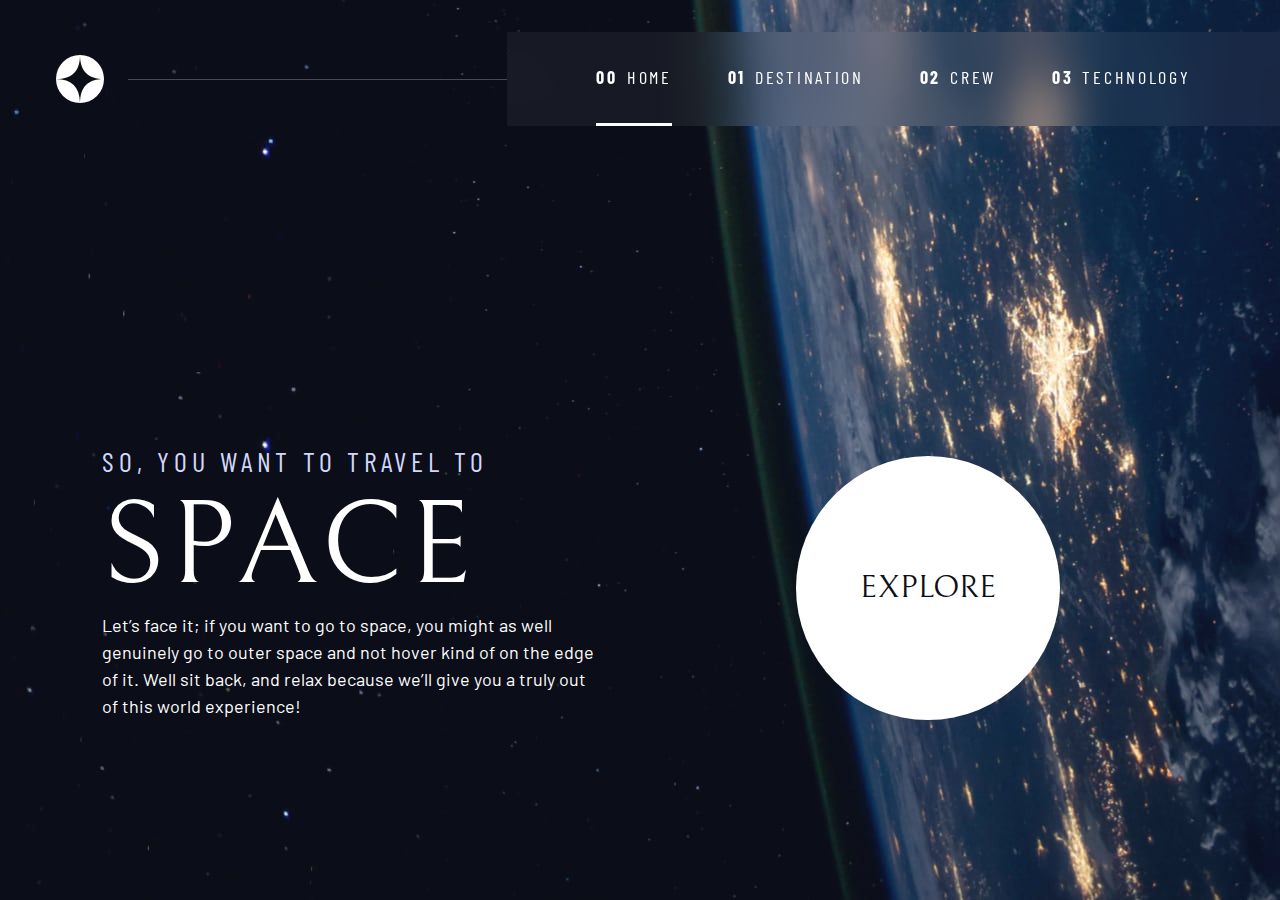
<file: index.html>
<!DOCTYPE html>
<html lang="en">
<head>
  <meta charset="UTF-8">
  <meta name="viewport" content="width=device-width, initial-scale=1.0">

  <link rel="icon" type="image/png" sizes="32x32" href="./assets/favicon-32x32.png">
  <!-- Google fonts -->
  <link rel="preconnect" href="https://fonts.googleapis.com">
  <link rel="preconnect" href="https://fonts.gstatic.com" crossorigin>
  <link href="https://fonts.googleapis.com/css2?family=Barlow+Condensed:wght@400;700&family=Bellefair&family=Barlow:wght@400;700&display=swap"
      rel="stylesheet">
      
  <!-- Our custom CSS -->
  <link rel="stylesheet" href="style.css">
  <title>Frontend Mentor | Space tourism website</title>
  <script src="destin copy.js" defer></script>
</head>
<body class="home">
  <header class="primary-header flex">
    <div>
      <a href="index.html"><img src="./assets/shared/logo.svg" alt="space tourism logo" class="logo"></a>
    </div>
    <button class="mobile-nav-toggle" id="hamb" aria-controls="primary-navigation"><span class="sr-only" aria-expanded="false">Menu</span></button>
    <nav>
        <ul id="primary-navigation" data-visible="false" class="primary-navigation underline-indicators flex">
            <li class="active"><a class="ff-sans-cond uppercase text-white letter-spacing-2" href="index.html"><span aria-hidden="true">00</span>Home</a>
            <li><a class="ff-sans-cond uppercase text-white letter-spacing-2" href="destination-titan.html"><span aria-hidden="true">01</span>Destination</a>
            <li><a class="ff-sans-cond uppercase text-white letter-spacing-2" href="crew-specialist.html"><span aria-hidden="true">02</span>Crew</a>
            <li><a class="ff-sans-cond uppercase text-white letter-spacing-2" href="technology-capsule.html"><span aria-hidden="true">03</span>Technology</a>
        </ul>
    </nav>
  </header>
  
  <main id="main" class="grid-container grid-container--home">
    <div>
      <h1 class="text-accent fs-500 ff-sans-cond uppercase letter-spacing-1">So, you want to travel to
      <span class="d-block fs-900 ff-serif text-white">Space</span></h1>
      
      <p>Let’s face it; if you want to go to space, you might as well genuinely go to 
      outer space and not hover kind of on the edge of it. Well sit back, and relax 
      because we’ll give you a truly out of this world experience! </p>
    </div>
    <div>
      <a href="destination-moon.html" class="large-button uppercase ff-serif text-dark bg-white">Explore</a>
    </div>
  </main>


</body>
</html>
</file>
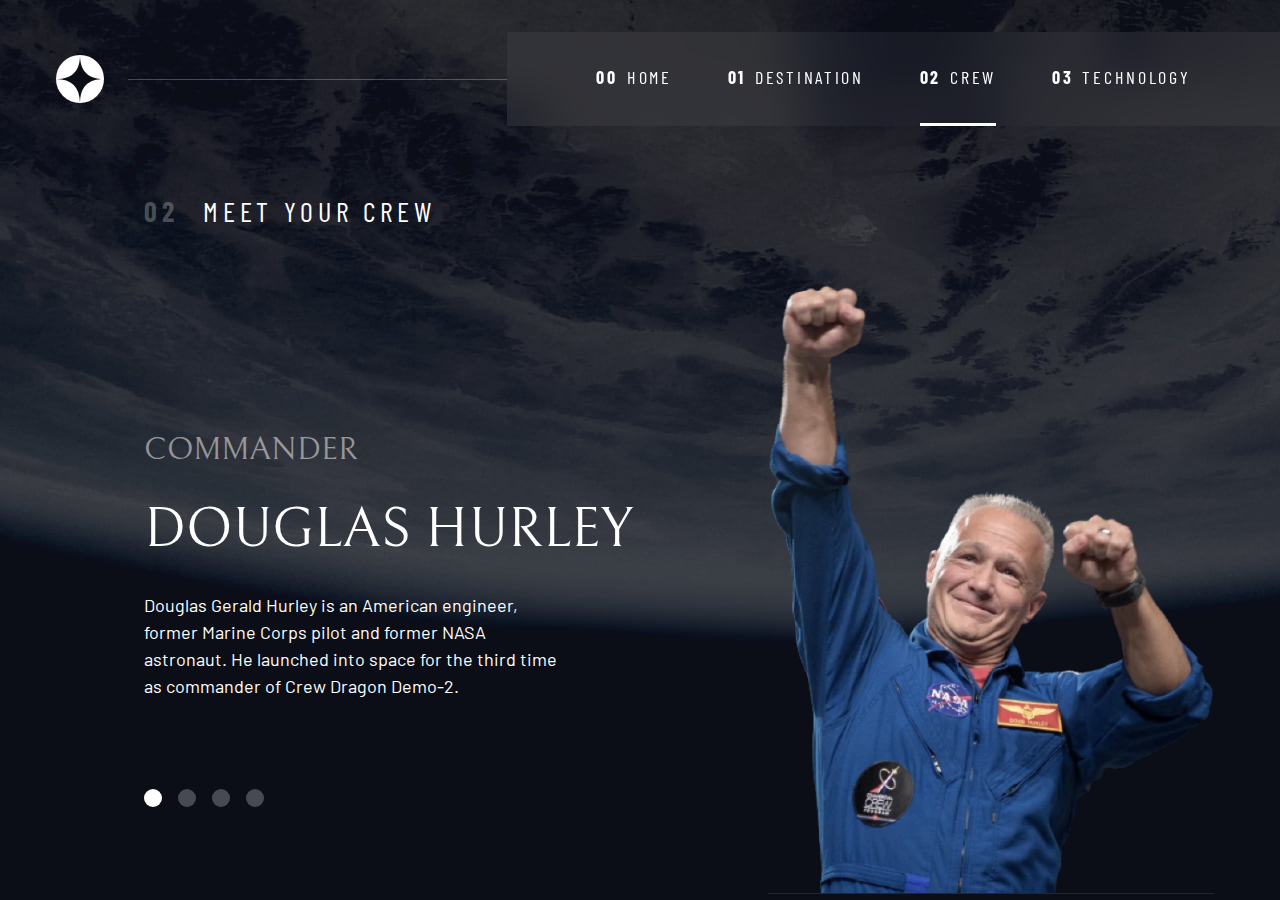
<file: crew-specialist.html>
<!DOCTYPE html>
<html lang="en">
<head>
  <meta charset="UTF-8">
  <meta name="viewport" content="width=device-width, initial-scale=1.0">

  <link rel="icon" type="image/png" sizes="32x32" href="./assets/favicon-32x32.png">
  <!-- Google fonts -->
  <link rel="preconnect" href="https://fonts.googleapis.com">
  <link rel="preconnect" href="https://fonts.gstatic.com" crossorigin>
  <link href="https://fonts.googleapis.com/css2?family=Barlow+Condensed:wght@400;700&family=Bellefair&family=Barlow:wght@400;700&display=swap"
      rel="stylesheet">
      
  <!-- Our custom CSS -->
  <link rel="stylesheet" href="style.css">
  <title>Frontend Mentor | Space tourism website</title>
  <script src="destin.js" defer></script>

</head>

<body class="crew">
  <header class="primary-header flex">
    <div>
      <a href="index.html"><img src="./assets/shared/logo.svg" alt="space tourism logo" class="logo"></a>
    </div>
    <button class="mobile-nav-toggle" aria-controls="primary-navigation"><span class="sr-only" aria-expanded="false">Menu</span></button>
    <nav> 
        <ul id="primary-navigation" data-visible="false" class="primary-navigation underline-indicators flex">
            <li><a class="ff-sans-cond uppercase text-white letter-spacing-2" href="index.html"><span aria-hidden="true">00</span>Home</a>
            <li><a class="ff-sans-cond uppercase text-white letter-spacing-2" href="destination-titan.html"><span aria-hidden="true">01</span>Destination</a>
            <li class="active"><a class="ff-sans-cond uppercase text-white letter-spacing-2" href="crew-specialist.html"><span aria-hidden="true">02</span>Crew</a>
            <li><a class="ff-sans-cond uppercase text-white letter-spacing-2" href="technology-capsule.html"><span aria-hidden="true">03</span>Technology</a>
        </ul>
    </nav>
  </header>
  
  <main id="main" class="grid-container grid-container--crew flow">
    <h1 class="numbered-title"><span aria-hidden="true">02</span> Meet your crew</h1>
    
    <div class="dot-indicators flex" role="tablist" aria-label="crew member list">
      <button aria-selected="true" aria-controls="commander-tab" role="tab" data-image="commander-image" tabindex="0"><span class="sr-only">The commander</span></button>
      <button aria-selected="false" aria-controls="mission-tab" role="tab" data-image="mission-image" tabindex="-1"><span class="sr-only">The mission specialist</span></button>
      <button aria-selected="false" aria-controls="pilot-tab" role="tab" data-image="pilot-image" tabindex="-1"><span class="sr-only">The pilot</span></button>
      <button aria-selected="false" aria-controls="crew-tab" role="tab" data-image="crew-image" tabindex="-1"><span class="sr-only">The crew engineer</span></button>
    </div>
    
    <!-- commander -->
    <article class="crew-details flow" id="commander-tab" role="tabpanel" tabindex="0">
      <header class="flow flow--space-small">
        <h2 class="fs-600 ff-serif uppercase">Commander</h2>
        <p class="fs-700 uppercase ff-serif">Douglas Hurley</p>
      </header>
      <p>Douglas Gerald Hurley is an American engineer, former Marine Corps pilot 
      and former NASA astronaut. He launched into space for the third time as 
      commander of Crew Dragon Demo-2.</p>
    </article> 
    
    <!-- mission specialist -->
    <article hidden class="crew-details flow" id="mission-tab" role="tabpanel" tabindex="0">
      <header class="flow flow--space-small">
        <h2 class="fs-600 ff-serif uppercase">Mission Specialist</h2>
        <p class="fs-700 uppercase ff-serif">Mark SHuttleworth</p>
      </header>
      <p>Mark Richard Shuttleworth is the founder and CEO of Canonical, the company behind
        the Linux-based Ubuntu operating system. Shuttleworth became the first South
        African to travel to space as a space tourist.</p>
    </article> 
    
    <!-- pilot -->
    <article hidden class="crew-details flow" id="pilot-tab" role="tabpanel" tabindex="0">
      <header class="flow flow--space-small">
        <h2 class="fs-600 ff-serif uppercase">Pilot</h2>
        <p class="fs-700 uppercase ff-serif">Victor Glover</p>
      </header>
      <p>Pilot on the first operational flight of the SpaceX Crew Dragon to the
        International Space Station. Glover is a commander in the U.S. Navy where
        he pilots an F/A-18.He was a crew member of Expedition 64, and served as a
        station systems flight engineer.</p>
    </article> 
    
    <!-- engineer -->
    <article hidden class="crew-details flow" id="crew-tab" role="tabpanel" tabindex="0">
      <header class="flow flow--space-small">
        <h2 class="fs-600 ff-serif uppercase">Flight Engineer</h2>
        <p class="fs-700 uppercase ff-serif">Anousheh Ansari</p>
      </header>
      <p>Anousheh Ansari is an Iranian American engineer and co-founder of Prodea Systems.
        Ansari was the fourth self-funded space tourist, the first self-funded woman to
        fly to the ISS, and the first Iranian in space.</p>
    </article> 
    
    
    <picture id="commander-image">
      <source srcset="assets/crew/image-douglas-hurley.webp" type="image/webp">
      <img src="assets/crew/image-douglas-hurley.png" alt="Douglas Hurley">
    </picture>
    <picture hidden id="mission-image">
      <source srcset="assets/crew/image-mark-shuttleworth.webp" type="image/webp">
      <img src="assets/crew/image-mark-shuttleworth.png" alt="Douglas Hurley">
    </picture>
    <picture hidden id="pilot-image">
      <source srcset="assets/crew/image-victor-glover.webp" type="image/webp">
      <img src="assets/crew/image-victor-glover.png" alt="Douglas Hurley">
    </picture>
    <picture hidden id="crew-image">
      <source srcset="assets/crew/image-anousheh-ansari.webp" type="image/webp">
      <img src="assets/crew/image-anousheh-ansari.png" alt="Douglas Hurley">
    </picture>
  </main>
</body>
</html>
</file>
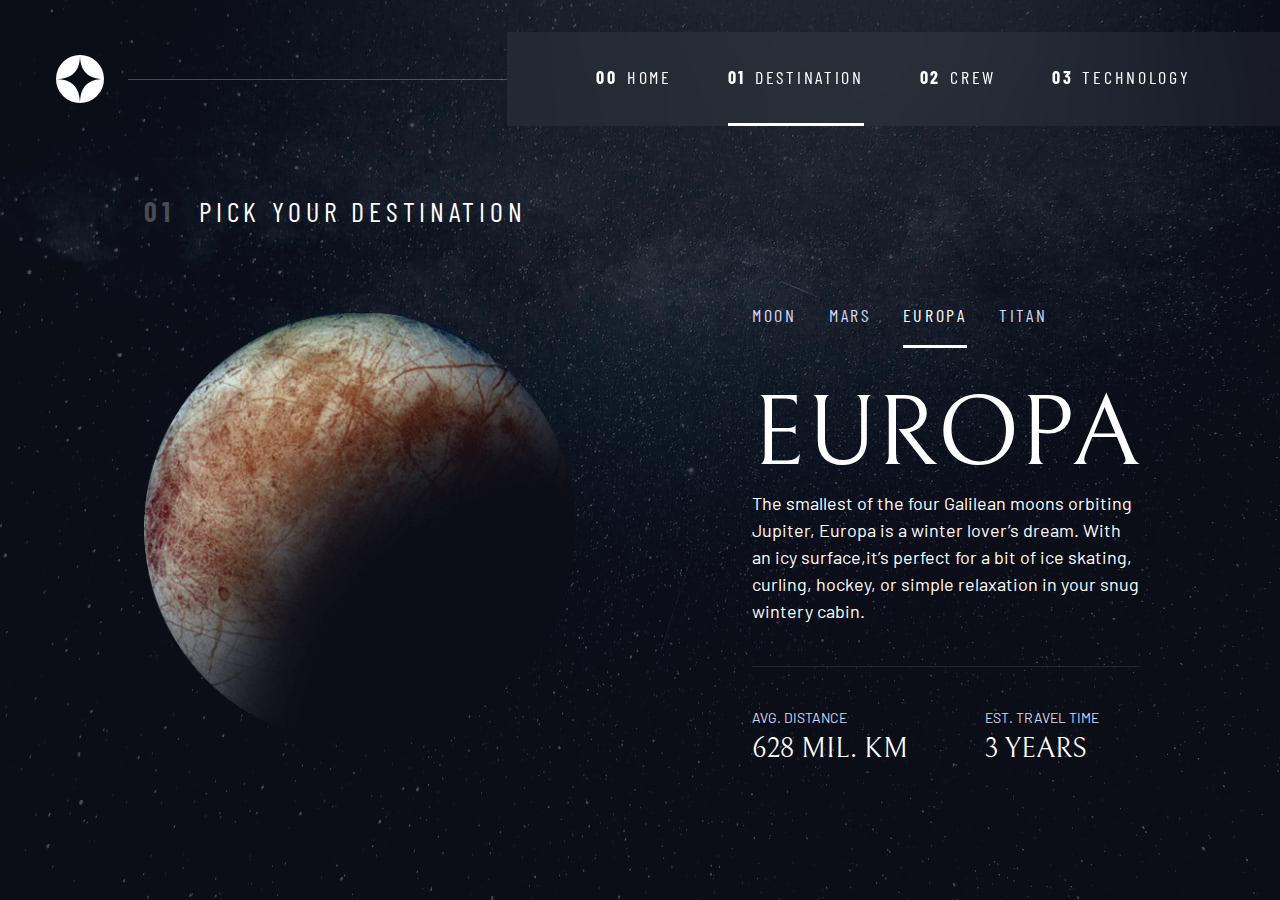
<file: destination-europa.html>
<!DOCTYPE html>
<html lang="en">
<head>
  <meta charset="UTF-8">
  <meta name="viewport" content="width=device-width, initial-scale=1.0">

  <link rel="icon" type="image/png" sizes="32x32" href="./assets/favicon-32x32.png">
  <!-- Google fonts -->
  <link rel="preconnect" href="https://fonts.googleapis.com">
  <link rel="preconnect" href="https://fonts.gstatic.com" crossorigin>
  <link href="https://fonts.googleapis.com/css2?family=Barlow+Condensed:wght@400;700&family=Bellefair&family=Barlow:wght@400;700&display=swap"
      rel="stylesheet">
      
  <!-- Our custom CSS -->
  <link rel="stylesheet" href="style.css">
  <script src="destin.js" defer></script>
  <title>Frontend Mentor | Space tourism website</title>
</head>

<body class="destination">
  <header class="primary-header flex">
    <div>
      <a href="index.html"><img src="./assets/shared/logo.svg" alt="space tourism logo" class="logo"></a>
    </div>
    <button class="mobile-nav-toggle" aria-controls="primary-navigation"><span class="sr-only" aria-expanded="false">Menu</span></button>
    <nav>
        <ul id="primary-navigation" data-visible="false" class="primary-navigation underline-indicators flex">
            <li><a class="ff-sans-cond uppercase text-white letter-spacing-2" href="index.html"><span aria-hidden="true">00</span>Home</a>
            <li class="active"><a class="ff-sans-cond uppercase text-white letter-spacing-2" href="destination-titan.html"><span aria-hidden="true">01</span>Destination</a>
            <li><a class="ff-sans-cond uppercase text-white letter-spacing-2" href="crew-specialist.html"><span aria-hidden="true">02</span>Crew</a>
            <li><a class="ff-sans-cond uppercase text-white letter-spacing-2" href="technology-capsule.html"><span aria-hidden="true">03</span>Technology</a>
        </ul>
    </nav>
  </header>
  
  <main id="main" class="grid-container grid-container--destination flow">
    <h1 class="numbered-title"><span aria-hidden="true">01</span> Pick your destination</h1>

    <img src="assets/destination/image-europa.png" alt="the europa">

    <div class="tab-list underline-indicators flex" role="tablist">
        <button aria-selected="false" role="tab" class="uppercase ff-sans-cond text-accent bg-dark letter-spacing-2 planet" tabindex="0" onclick="window.location.href = 'destination-moon.html';">Moon</button>
        <button aria-selected="false" role="tab" class="uppercase ff-sans-cond text-accent bg-dark letter-spacing-2 planet" tabindex="-1" onclick="window.location.href = 'destination-mars.html';">Mars</button>
        <button aria-selected="true" role="tab" class="uppercase ff-sans-cond text-accent bg-dark letter-spacing-2 planet" tabindex="-1" onclick="window.location.href = 'destination-europa.html';">Europa</button>
        <button aria-selected="false" role="tab" class="uppercase ff-sans-cond text-accent bg-dark letter-spacing-2 planet" tabindex="-1" onclick="window.location.href = 'destination-titan.html';">Titan</button>
    </div>

    <article class="destination-info">
      <h2 class="fs-800 uppercase ff-serif">Europa</h2>

      <p>The smallest of the four Galilean moons orbiting Jupiter, Europa is a winter lover’s dream.
         With an icy surface,it’s perfect for a bit of ice skating, curling, hockey,
          or simple relaxation in your snug wintery cabin.</p>
      
      <div class="destination-meta flex">
        <div>
          <h3 class="text-accent fs-200 uppercase">Avg. distance</h3>
          <p class="ff-serif uppercase">628 mil. km</p>
        </div>
        <div>
          <h3 class="text-accent fs-200 uppercase">Est. travel time</h3>
          <p class="ff-serif uppercase">3 years</p>
        </div>
      </div>
      
    </article>
  </main>
  
<body>


  
</body>
</html>
</file>
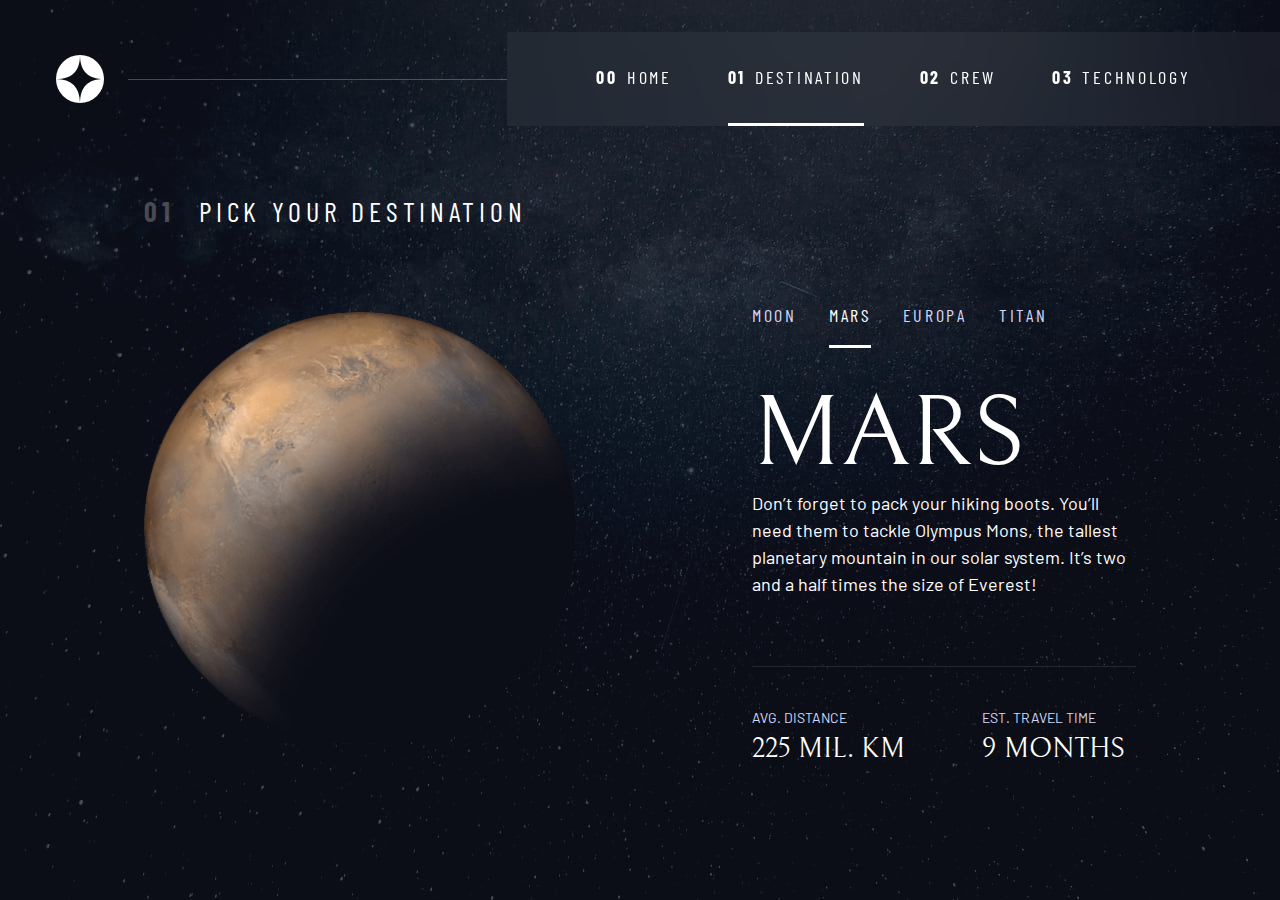
<file: destination-mars.html>
<!DOCTYPE html>
<html lang="en">
<head>
  <meta charset="UTF-8">
  <meta name="viewport" content="width=device-width, initial-scale=1.0">

  <link rel="icon" type="image/png" sizes="32x32" href="./assets/favicon-32x32.png">
  <!-- Google fonts -->
  <link rel="preconnect" href="https://fonts.googleapis.com">
  <link rel="preconnect" href="https://fonts.gstatic.com" crossorigin>
  <link href="https://fonts.googleapis.com/css2?family=Barlow+Condensed:wght@400;700&family=Bellefair&family=Barlow:wght@400;700&display=swap"
      rel="stylesheet">
      
  <!-- Our custom CSS -->
  <link rel="stylesheet" href="style.css">
  <title>Frontend Mentor | Space tourism website</title>
  <script src="destin.js" defer></script>
</head>

<body class="destination">
  <header class="primary-header flex">
    <div>
      <a href="index.html"><img src="./assets/shared/logo.svg" alt="space tourism logo" class="logo"></a>
    </div>
    <button class="mobile-nav-toggle" aria-controls="primary-navigation"><span class="sr-only" aria-expanded="false">Menu</span></button>
    <nav>
        <ul id="primary-navigation" data-visible="false" class="primary-navigation underline-indicators flex">
            <li><a class="ff-sans-cond uppercase text-white letter-spacing-2" href="index.html"><span aria-hidden="true">00</span>Home</a>
            <li class="active"><a class="ff-sans-cond uppercase text-white letter-spacing-2" href="destination-titan.html"><span aria-hidden="true">01</span>Destination</a>
            <li><a class="ff-sans-cond uppercase text-white letter-spacing-2" href="crew-specialist.html"><span aria-hidden="true">02</span>Crew</a>
            <li><a class="ff-sans-cond uppercase text-white letter-spacing-2" href="technology-capsule.html"><span aria-hidden="true">03</span>Technology</a>
        </ul>
    </nav>
  </header>
  
  <main id="main" class="grid-container grid-container--destination flow">
    <h1 class="numbered-title"><span aria-hidden="true">01</span> Pick your destination</h1>

    <img src="assets/destination/image-mars.png" alt="the mars">

    <div class="tab-list underline-indicators flex" role="tablist"role="tab" >
        <button aria-selected="false" role="tab" class="uppercase ff-sans-cond text-accent bg-dark letter-spacing-2 planet" onclick="window.location.href = 'destination-moon.html';">Moon</button>
        <button aria-selected="true" role="tab" class="uppercase ff-sans-cond text-accent bg-dark letter-spacing-2 planet" onclick="window.location.href = 'destination-mars.html';">Mars</button>
        <button aria-selected="false" role="tab" class="uppercase ff-sans-cond text-accent bg-dark letter-spacing-2 planet" onclick="window.location.href = 'destination-europa.html';">Europa</button>
        <button aria-selected="false" role="tab" class="uppercase ff-sans-cond text-accent bg-dark letter-spacing-2 planet" onclick="window.location.href = 'destination-titan.html';">Titan</button>
    </div>

    <article class="destination-info">
      <h2 class="fs-800 uppercase ff-serif">Mars</h2>

      <p>Don’t forget to pack your hiking boots. You’ll need them to tackle Olympus Mons,
         the tallest planetary mountain in our solar system.
          It’s two and a half times the size of Everest!</p>
      
      <div class="destination-meta flex">
        <div>
          <h3 class="text-accent fs-200 uppercase">Avg. distance</h3>
          <p class="ff-serif uppercase">225 mil. km</p>
        </div>
        <div>
          <h3 class="text-accent fs-200 uppercase">Est. travel time</h3>
          <p class="ff-serif uppercase">9 months</p>
        </div>
      </div>
      
    </article>
  </main>
  
<body>


  
</body>
</html>
</file>
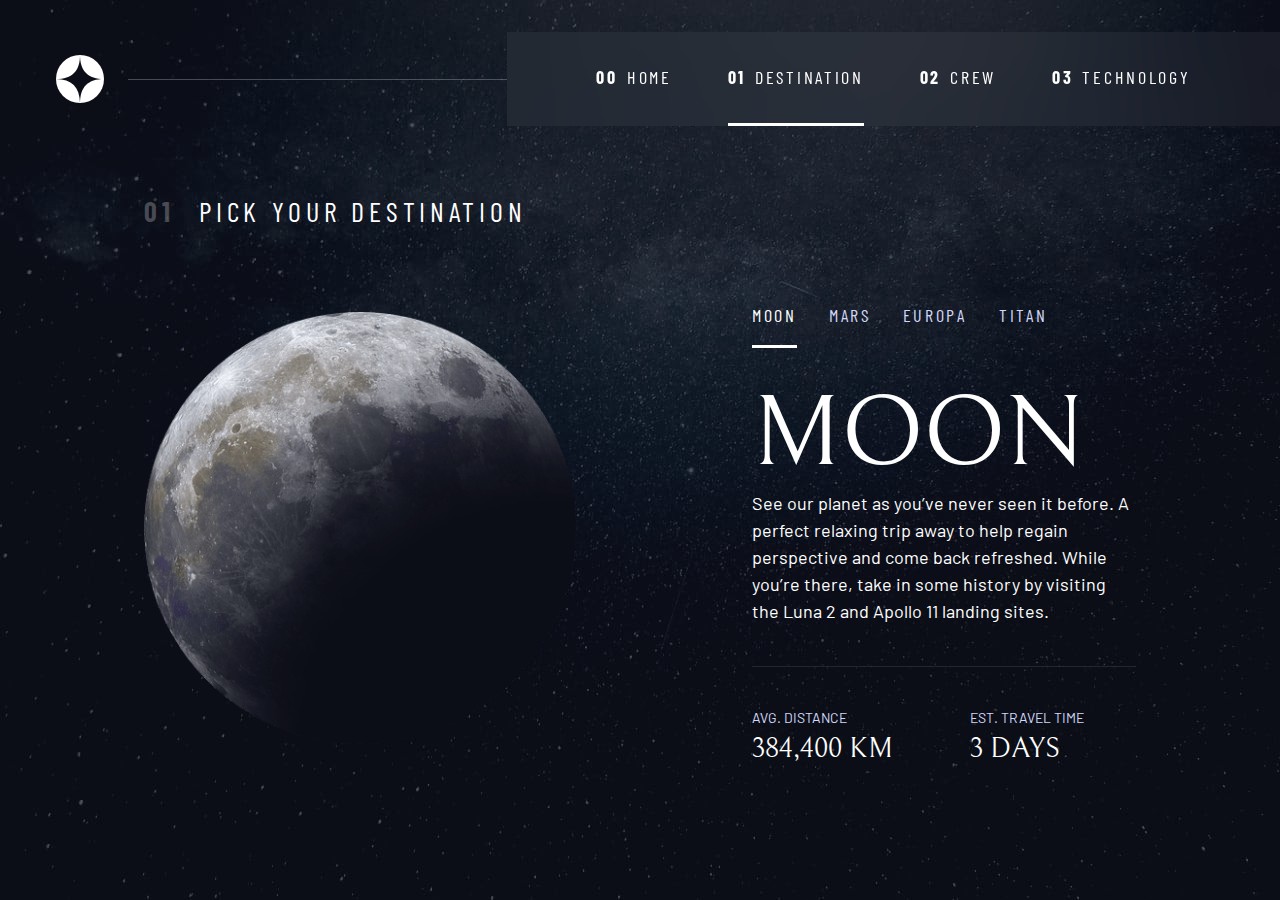
<file: destination-moon.html>
<!DOCTYPE html>
<html lang="en">
<head>
  <meta charset="UTF-8">
  <meta name="viewport" content="width=device-width, initial-scale=1.0">

  <link rel="icon" type="image/png" sizes="32x32" href="./assets/favicon-32x32.png">
  <!-- Google fonts -->
  <link rel="preconnect" href="https://fonts.googleapis.com">
  <link rel="preconnect" href="https://fonts.gstatic.com" crossorigin>
  <link href="https://fonts.googleapis.com/css2?family=Barlow+Condensed:wght@400;700&family=Bellefair&family=Barlow:wght@400;700&display=swap"
      rel="stylesheet">
      
  <!-- Our custom CSS -->
  <link rel="stylesheet" href="style.css">
  <title>Frontend Mentor | Space tourism website</title>
  <script src="destin.js" defer></script>
</head>

<body class="destination">
  <header class="primary-header flex">
    <div>
      <a href="index.html"><img src="./assets/shared/logo.svg" alt="space tourism logo" class="logo"></a>
    </div>
    <button class="mobile-nav-toggle" aria-controls="primary-navigation"><span class="sr-only" aria-expanded="false">Menu</span></button>
    <nav>
        <ul id="primary-navigation" data-visible="false" class="primary-navigation underline-indicators flex">
            <li><a class="ff-sans-cond uppercase text-white letter-spacing-2" href="index.html"><span aria-hidden="true">00</span>Home</a>
            <li class="active"><a class="ff-sans-cond uppercase text-white letter-spacing-2" href="destination-titan.html"><span aria-hidden="true">01</span>Destination</a>
            <li><a class="ff-sans-cond uppercase text-white letter-spacing-2" href="crew-specialist.html"><span aria-hidden="true">02</span>Crew</a>
            <li><a class="ff-sans-cond uppercase text-white letter-spacing-2" href="technology-capsule.html"><span aria-hidden="true">03</span>Technology</a>
        </ul>
    </nav>
  </header>
  
  <main id="main" class="grid-container grid-container--destination flow">
    <h1 class="numbered-title"><span aria-hidden="true">01</span> Pick your destination</h1>

    <img src="assets/destination/image-moon.png" alt="the moon">

    <div class="tab-list underline-indicators flex" role="tablist">
        <button aria-selected="true" role="tab" class="uppercase ff-sans-cond text-accent bg-dark letter-spacing-2 planet" onclick="window.location.href = 'destination-moon.html';">Moon</button>
        <button aria-selected="false" role="tab" class="uppercase ff-sans-cond text-accent bg-dark letter-spacing-2 planet" onclick="window.location.href = 'destination-mars.html';">Mars</button>
        <button aria-selected="false" role="tab" class="uppercase ff-sans-cond text-accent bg-dark letter-spacing-2 planet" onclick="window.location.href = 'destination-europa.html';">Europa</button>
        <button aria-selected="false" role="tab" class="uppercase ff-sans-cond text-accent bg-dark letter-spacing-2 planet" onclick="window.location.href = 'destination-titan.html';">Titan</button>
    </div>

    <article class="destination-info">
      <h2 class="fs-800 uppercase ff-serif">Moon</h2>

      <p>See our planet as you’ve never seen it before.
         A perfect relaxing trip away to help regain perspective and come back refreshed.
         While you’re there, take in some history by visiting the Luna 2 and Apollo 11 landing sites.</p>
      
      <div class="destination-meta flex">
        <div>
          <h3 class="text-accent fs-200 uppercase">Avg. distance</h3>
          <p class="ff-serif uppercase">384,400 km</p>
        </div>
        <div>
          <h3 class="text-accent fs-200 uppercase">Est. travel time</h3>
          <p class="ff-serif uppercase">3 days</p>
        </div>
      </div>
      
    </article>
  </main>
  
<body>


  
</body>
</html>
</file>
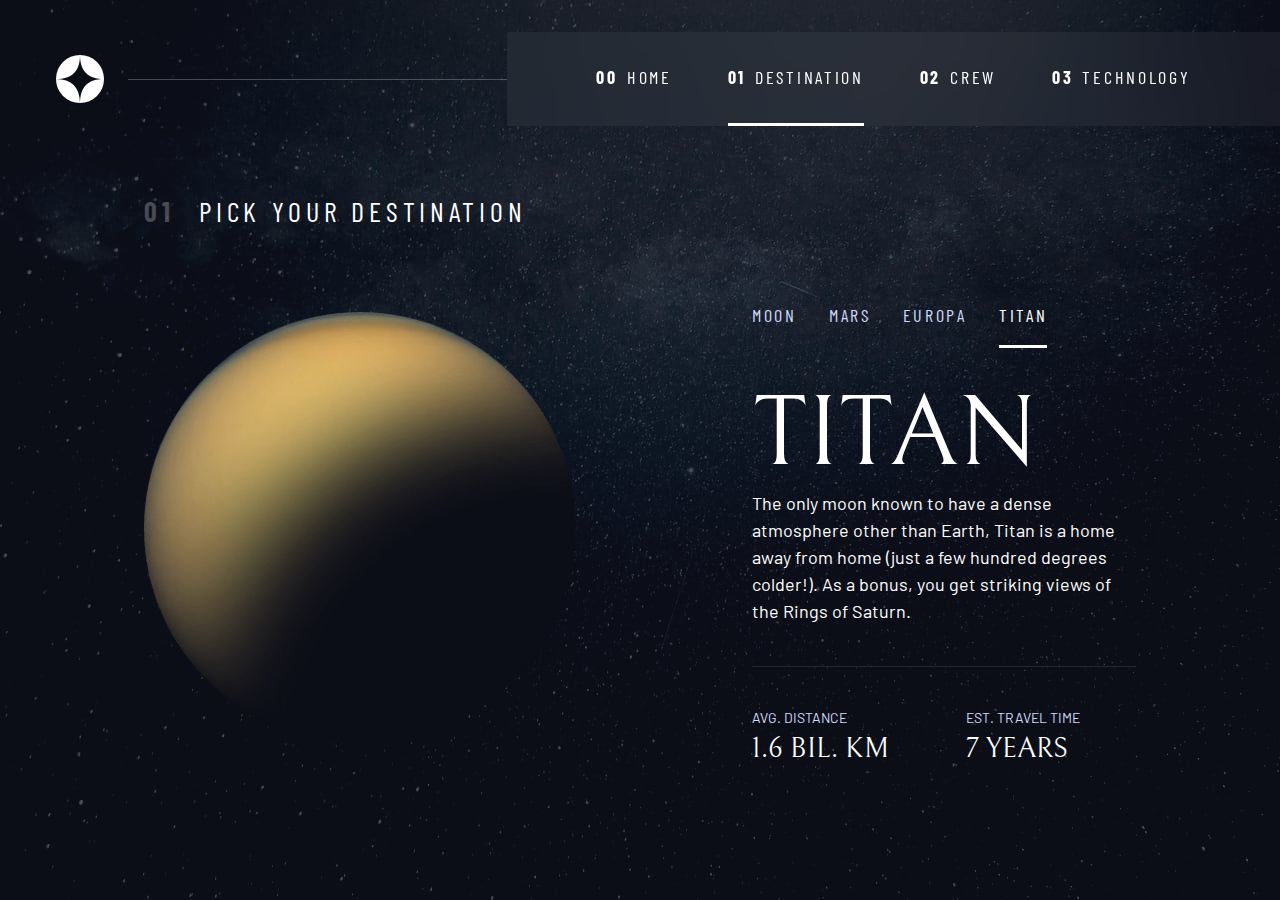
<file: destination-titan.html>
<!DOCTYPE html>
<html lang="en">
<head>
  <meta charset="UTF-8">
  <meta name="viewport" content="width=device-width, initial-scale=1.0">

  <link rel="icon" type="image/png" sizes="32x32" href="./assets/favicon-32x32.png">
  <!-- Google fonts -->
  <link rel="preconnect" href="https://fonts.googleapis.com">
  <link rel="preconnect" href="https://fonts.gstatic.com" crossorigin>
  <link href="https://fonts.googleapis.com/css2?family=Barlow+Condensed:wght@400;700&family=Bellefair&family=Barlow:wght@400;700&display=swap"
      rel="stylesheet">
      
  <!-- Our custom CSS -->
  <link rel="stylesheet" href="style.css">
  <title>Frontend Mentor | Space tourism website</title>
  <script src="destin.js" defer></script>
</head>

<body class="destination">
  <header class="primary-header flex">
    <div>
      <a href="index.html"><img src="./assets/shared/logo.svg" alt="space tourism logo" class="logo"></a>
    </div>
    <button class="mobile-nav-toggle" aria-controls="primary-navigation"><span class="sr-only" aria-expanded="false">Menu</span></button>
    <nav>
        <ul id="primary-navigation" data-visible="false" class="primary-navigation underline-indicators flex">
            <li><a class="ff-sans-cond uppercase text-white letter-spacing-2" href="index.html"><span aria-hidden="true">00</span>Home</a>
            <li class="active"><a class="ff-sans-cond uppercase text-white letter-spacing-2" href="destination-titan.html"><span aria-hidden="true">01</span>Destination</a>
            <li><a class="ff-sans-cond uppercase text-white letter-spacing-2" href="crew-specialist.html"><span aria-hidden="true">02</span>Crew</a>
            <li><a class="ff-sans-cond uppercase text-white letter-spacing-2" href="technology-capsule.html"><span aria-hidden="true">03</span>Technology</a>
        </ul>
    </nav>
  </header>
  
  <main id="main" class="grid-container grid-container--destination flow">
    <h1 class="numbered-title"><span aria-hidden="true">01</span> Pick your destination</h1>

    <img src="assets/destination/image-titan.png" alt="the titan">

    <div class="tab-list underline-indicators flex" role="tablist">
        <button aria-selected="false" role="tab" class="uppercase ff-sans-cond text-accent bg-dark letter-spacing-2 planet" onclick="window.location.href = 'destination-moon.html';">Moon</button>
        <button aria-selected="false" role="tab" class="uppercase ff-sans-cond text-accent bg-dark letter-spacing-2 planet" onclick="window.location.href = 'destination-mars.html';">Mars</button>
        <button aria-selected="false" role="tab" class="uppercase ff-sans-cond text-accent bg-dark letter-spacing-2 planet" onclick="window.location.href = 'destination-europa.html';">Europa</button>
        <button aria-selected="true" role="tab" class="uppercase ff-sans-cond text-accent bg-dark letter-spacing-2 planet" onclick="window.location.href = 'destination-titan.html';">Titan</button>
    </div>

    <article class="destination-info">
      <h2 class="fs-800 uppercase ff-serif">Titan</h2>

      <p>The only moon known to have a dense atmosphere other than Earth,
         Titan is a home away from home (just a few hundred degrees colder!).
         As a bonus, you get striking views of the Rings of Saturn.</p>
      
      <div class="destination-meta flex">
        <div>
          <h3 class="text-accent fs-200 uppercase">Avg. distance</h3>
          <p class="ff-serif uppercase">1.6 bil. km</p>
        </div>
        <div>
          <h3 class="text-accent fs-200 uppercase">Est. travel time</h3>
          <p class="ff-serif uppercase">7 years</p>
        </div>
      </div>
      
    </article>
  </main>
  
<body>


  
</body>
</html>
</file>
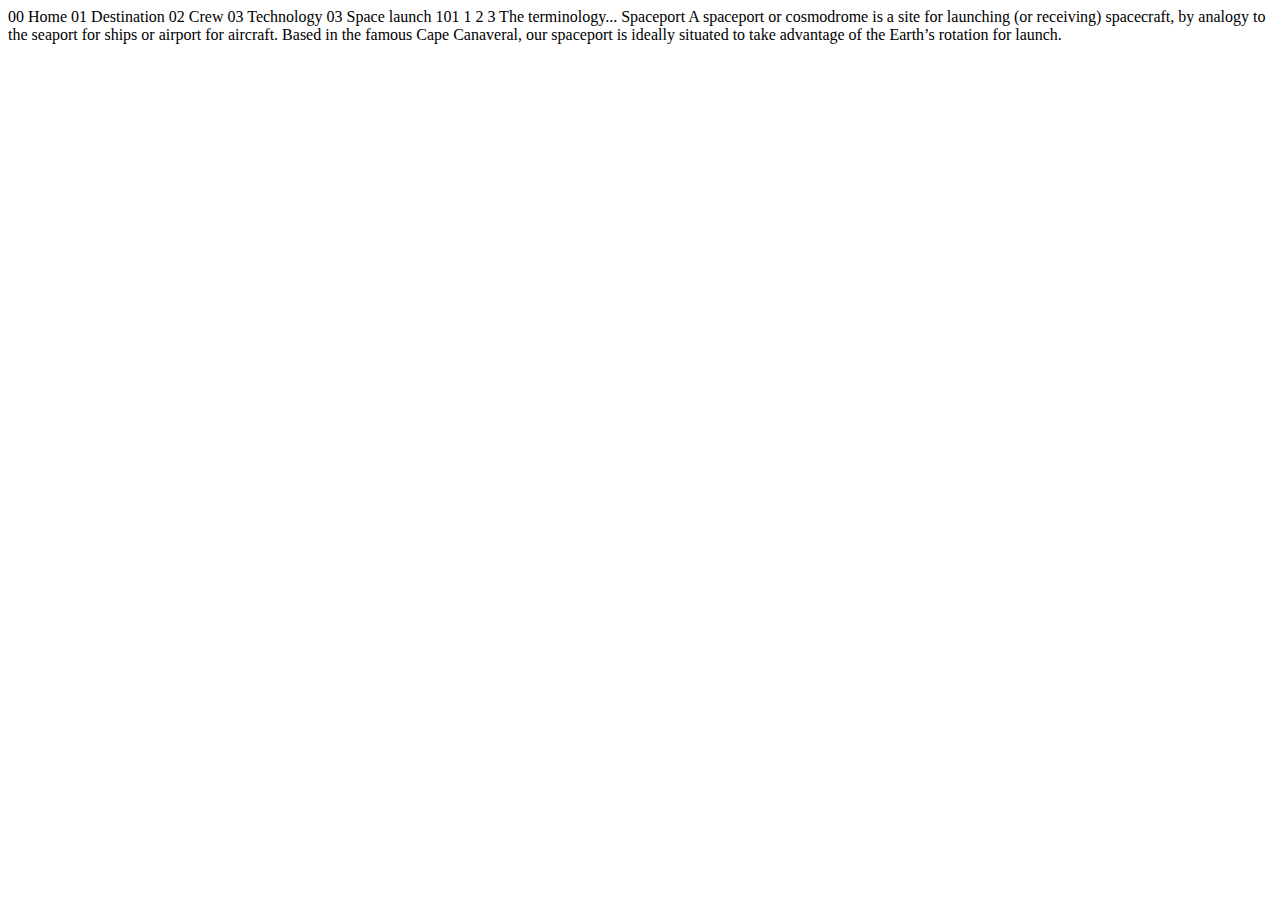
<file: technology-spaceport.html>
<!DOCTYPE html>
<html lang="en">
<head>
  <meta charset="UTF-8">
  <meta name="viewport" content="width=device-width, initial-scale=1.0">

  <link rel="icon" type="image/png" sizes="32x32" href="./assets/favicon-32x32.png">
  
  <title>Frontend Mentor | Space tourism website</title>
</head>
<body>

  00 Home
  01 Destination
  02 Crew
  03 Technology

  03 Space launch 101

  1
  2
  3

  The terminology...
  Spaceport

  A spaceport or cosmodrome is a site for launching (or receiving) spacecraft, 
  by analogy to the seaport for ships or airport for aircraft. Based in the 
  famous Cape Canaveral, our spaceport is ideally situated to take advantage 
  of the Earth’s rotation for launch.
</body>
</html>
</file>
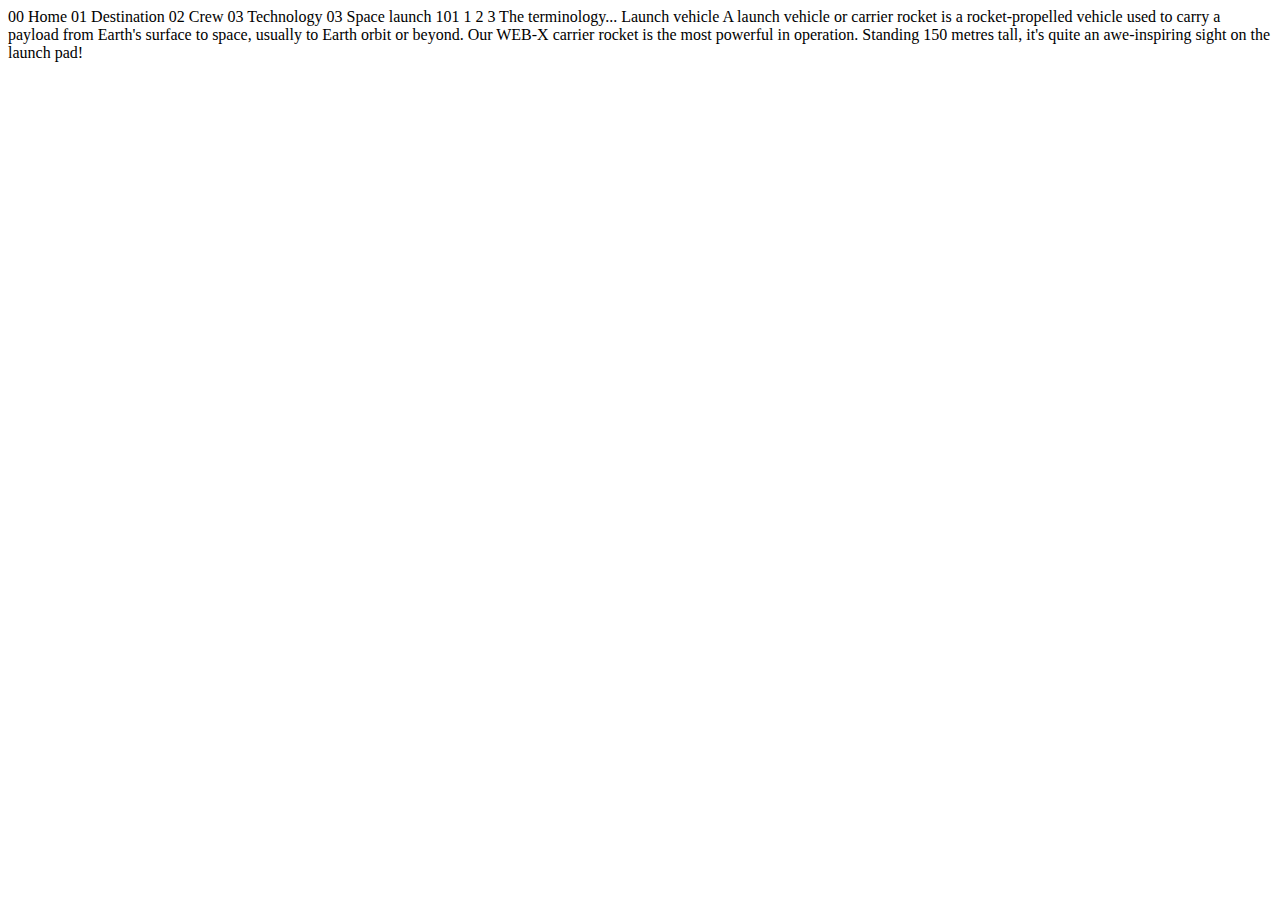
<file: technology-vehicle.html>
<!DOCTYPE html>
<html lang="en">
<head>
  <meta charset="UTF-8">
  <meta name="viewport" content="width=device-width, initial-scale=1.0">

  <link rel="icon" type="image/png" sizes="32x32" href="./assets/favicon-32x32.png">
  
  <title>Frontend Mentor | Space tourism website</title>
</head>
<body>

  00 Home
  01 Destination
  02 Crew
  03 Technology

  03 Space launch 101

  1
  2
  3

  The terminology...
  Launch vehicle

  A launch vehicle or carrier rocket is a rocket-propelled vehicle used to carry a 
  payload from Earth's surface to space, usually to Earth orbit or beyond. Our 
  WEB-X carrier rocket is the most powerful in operation. Standing 150 metres tall, 
  it's quite an awe-inspiring sight on the launch pad!
</body>
</html>
</file>
<file: style.css>
/* ------------------- */
/* Custom properties   */
/* ------------------- */

:root {
    /* colors */
    --clr-dark: 230 35% 7%;
    --clr-light: 231 77% 90%;
    --clr-white: 0 0% 100%;
    
    /* font-sizes */
    --fs-900: clamp(5rem, 8vw + 1rem, 9.375rem);
    --fs-800: 3.5rem;
    --fs-700: 1.5rem;
    --fs-600: 1rem;
    --fs-500: 1rem;
    --fs-400: 0.9375rem;
    --fs-300: 1rem;
    --fs-200: 0.875rem;
    
    /* font-families */
    --ff-serif: "Bellefair", serif;
    --ff-sans-cond: "Barlow Condensed", sans-serif;
    --ff-sans-normal: "Barlow", sans-serif;
}

@media (min-width: 35em) {
    :root {
        --fs-800: 5rem;
        --fs-700: 2.5rem;
        --fs-600: 1.5rem;
        --fs-500: 1.25rem;
        --fs-400: 1rem;
    }
}

@media (min-width: 45em) {
    :root {
        /* font-sizes */
        --fs-800: 6.25rem;
        --fs-700: 3.5rem;
        --fs-600: 2rem;
        --fs-500: 1.75rem;
        --fs-400: 1.125rem;
    }
}


/* ------------------- */
/* Reset               */
/* ------------------- */

/* https://piccalil.li/blog/a-modern-css-reset/ */

/* Box sizing */
*,
*::before,
*::after {
    box-sizing: border-box;
}

/* Reset margins */
body,
h1,
h2,
h3,
h4,
h5,
p,
figure,
picture {
    margin: 0; 
}

h1,
h2,
h3,
h4,
h5,
h6,
p {
    font-weight: 400;
}

/* set up the body */
body {
    font-family: var(--ff-sans-normal);
    font-size: var(--fs-400);
    color: hsl( var(--clr-white) );
    background-color: hsl( var(--clr-dark) );
    line-height: 1.5;
    min-height: 100vh;
    
    display: grid;
    grid-template-rows: min-content 1fr;
    
    overflow-x: hidden;
}

/* make images easier to work with */
img,
picutre {
    max-width: 100%;
    display: block;
}

/* make form elements easier to work with */
input,
button,
textarea,
select {
    font: inherit;
}

/* remove animations for people who've turned them off */
@media (prefers-reduced-motion: reduce) {  
  *,
  *::before,
  *::after {
    animation-duration: 0.01ms !important;
    animation-iteration-count: 1 !important;
    transition-duration: 0.01ms !important;
    scroll-behavior: auto !important;
  }
}


/* ------------------- */
/* Utility classes     */
/* ------------------- */

/* general */

.flex {
    display: flex;
    gap: var(--gap, 1rem);
}

.grid {
    display: grid;
    gap: var(--gap, 1rem);
}

.d-block {
    display: block;
}

.flow > *:where(:not(:first-child)) {
    margin-top: var(--flow-space, 1rem);
}

.container {
    padding-inline: 2em;
    margin-inline: auto;
    max-width: 80rem;
}

.sr-only {
  position: absolute; 
  width: 1px;
  height: 1px;
  padding: 0;
  margin: -1px; 
  overflow: hidden;
  clip: rect(0, 0, 0, 0);
  white-space: nowrap; /* added line */
  border: 0;
}

.skip-to-content {
    position: absolute;
    z-index: 9999;
    background: hsl( var(--clr-white) );
    color: hsl( var(--clr-dark) ); 
    padding: .5em 1em;
    margin-inline: auto;
    transform: translateY(-100%);
    transition: transform 250ms ease-in;
}

.skip-to-content:focus {
    transform: translateY(0);
}

/* colors */

.bg-dark { background-color: hsl( var(--clr-dark) );}
.bg-accent { background-color: hsl( var(--clr-light) );}
.bg-white { background-color: hsl( var(--clr-white) );}

.text-dark { color: hsl( var(--clr-dark) );}
.text-accent { color: hsl( var(--clr-light) );}
.text-white { color: hsl( var(--clr-white) );}

/* typography */

.ff-serif { font-family: var(--ff-serif); } 
.ff-sans-cond { font-family: var(--ff-sans-cond); } 
.ff-sans-normal { font-family: var(--ff-sans-normal); } 

.letter-spacing-1 { letter-spacing: 4.75px; } 
.letter-spacing-2 { letter-spacing: 2.7px; } 
.letter-spacing-3 { letter-spacing: 2.35px; } 

.uppercase { text-transform: uppercase; }

.fs-900 { font-size: var(--fs-900); }
.fs-800 { font-size: var(--fs-800); }
.fs-700 { font-size: var(--fs-700); }
.fs-600 { font-size: var(--fs-600); }
.fs-500 { font-size: var(--fs-500); }
.fs-400 { font-size: var(--fs-400); }
.fs-300 { font-size: var(--fs-300); }
.fs-200 { font-size: var(--fs-200); }

.fs-900,
.fs-800,
.fs-700,
.fs-600 {
    line-height: 1.1;
}

.numbered-title {
    font-family: var(--ff-sans-cond);
    font-size: var(--fs-500);
    text-transform: uppercase;
    letter-spacing: 4.72px; 
}

.numbered-title span {
    margin-right: .5em;
    font-weight: 700;
    color: hsl( var(--clr-white) / .25);
}


/* ------------------- */
/* Compontents         */
/* ------------------- */

.large-button {
    font-size: 2rem;
    position: relative;
    z-index: 1;
    display: inline-grid;
    place-items: center;
    padding: 0 2em;
    border-radius: 50%;
    aspect-ratio: 1;
    text-decoration: none;
}

.large-button::after {
    content: '';
    position: absolute;
    z-index: -1;
    width: 100%;
    height: 100%;
    background: hsl( var(--clr-white) / .1);
    border-radius: 50%;
    opacity: 0;
    transition: opacity 500ms linear, transform 750ms ease-in-out;
}
 
.large-button:hover::after,
.large-button:focus::after {
    opacity: 1;
    transform: scale(1.5);
}

/* primary-header */

.logo {
    margin: 1.5rem clamp(1.5rem, 5vw, 3.5rem);
}

.primary-header {
    justify-content: space-between;
    align-items: center;
}

.primary-navigation {
    --gap: clamp(1.5rem, 5vw, 3.5rem);
    --underline-gap: 2rem;
    list-style: none;
    padding: 0;
    margin: 0;
    background: hsl( var(--clr-white) / 0.05);
    backdrop-filter: blur(1.5rem);
}

.primary-navigation a {
    text-decoration: none;
}

.primary-navigation a > span {
    font-weight: 700;
    margin-right: .5em;
}

.mobile-nav-toggle {
    display: none;
}

@media (max-width: 35rem) {
    .primary-navigation {
        --underline-gap: .5rem;
        position: fixed;
        z-index: 1000;
        inset: 0 0 0 30%;
        list-style: none;
        padding: min(20rem, 15vh) 2rem;
        margin: 0;
        flex-direction: column;
        transform: translateX(100%);
        transition: transform 500ms ease-in-out;
    }
    
    .primary-navigation[data-visible="true"] {
        transform: translateX(0);
    }
    
    .primary-navigation.underline-indicators > .active {
       border: 0;
    }
    
    .mobile-nav-toggle {
        display: block;
        position: absolute;
        z-index: 2000;
        right: 1rem;
        top: 2rem;
        background: transparent;
        background-image: url(./assets/shared/icon-hamburger.svg);
        background-repeat: no-repeat;
        background-position: center;
        width: 1.5rem;
        aspect-ratio: 1;
        border: 0;
    }
    
    .mobile-nav-toggle[aria-expanded="true"] {
        background-image: url(./assets/shared/icon-close.svg);
    }
    
    .mobile-nav-toggle:focus-visible {
        outline: 5px solid white;
        outline-offset: 5px;
    }
    
}

@media (min-width: 35em) {
    .primary-navigation {
        padding-inline: clamp(3rem, 7vw, 7rem);
    }
}

@media (min-width: 35em) and (max-width: 44.999em) {
    .primary-navigation a > span {
        display: none;
    }
}

@media (min-width: 45em) {
    
     .primary-header::after {
         content: '';
         display: block;
         position: relative;
         height: 1px;
         width: 100%;
         margin-right: -2.5rem;
         background: hsl( var(--clr-white) / .25);
         order: 1;
     }
     
    nav {
        order: 2;
    }
    
    .primary-navigation {
        margin-block: 2rem;
    }
    
   
}


.underline-indicators > * {
    cursor: pointer;
    padding: var(--underline-gap, 1rem) 0;
    border: 0;
    border-bottom: .2rem solid hsl( var(--clr-white) / 0 );
}

.underline-indicators > *:hover,
.underline-indicators > *:focus {
    border-color: hsl( var(--clr-white) / .5);
}

.underline-indicators > .active,
.underline-indicators > [aria-selected="true"] {
    color: hsl( var(--clr-white) / 1);
    border-color: hsl( var(--clr-white) / 1); 
}

.tab-list {
    --gap: 2rem;
}

.dot-indicators > * {
    cursor: pointer;
    border: 0;
    border-radius: 50%;
    padding: .5em;
    background-color: hsl( var(--clr-white) / .25);
}
 
.dot-indicators > *:hover,
.dot-indicators > *:focus { 
    background-color: hsl( var(--clr-white) / .5);
}

.dot-indicators > [aria-selected="true"] {
    background-color: hsl( var(--clr-white) / 1); 
}


/* ----------------------------- */
/* Page specific background      */
/* ----------------------------- */
body {
    background-size: cover;
    background-position: bottom center;
}
/* home */
.home {
    background-image: url(./assets/home/background-home-mobile.jpg);
}

@media (min-width: 35rem) {
    .home {
        background-position: center center;
        background-image: url(./assets/home/background-home-tablet.jpg);
    }
}

@media (min-width: 45rem) {
    .home {
        background-image: url(./assets/home/background-home-desktop.jpg);
    }
} 

/* ----------------------------- */
/* Layout                        */
/* ----------------------------- */


.grid-container {
    text-align: center;
    display: grid;
    place-items: center;
    padding-inline: 1rem;
    padding-bottom: 4rem;
}

.grid-container p:not([class]) {
    max-width: 50ch;
}

.numbered-title {
    grid-area: title;
}

/* destination layout */

.grid-container--destination {
    --flow-space: 2rem;
    grid-template-areas: 
        'title'
        'image'
        'tabs'
        'content';
}

.destination {
    background: url(./assets/destination/background-destination-desktop.jpg);
}

.grid-container--destination > img {
    grid-area: image;
    max-width: 60%;
}

.grid-container--destination > .tab-list {
    grid-area: tabs;
}

.grid-container--destination > .destination-info {
    grid-area: content;
}

.destination-meta {
    flex-direction: column;
    border-top: 1px solid hsl( var(--clr-white) / .1);
    padding-top: 2.5rem;
    margin-top: 2.5rem;
}

.destination-meta p {
    font-size: 1.75rem;
}

@media (min-width: 35em) {
    .numbered-title {
        justify-self: start;
        margin-top: 2rem;
    }
    
    .destination-meta {
        flex-direction: row;
        justify-content: space-evenly;
    }

    .destination {
        background: url(./assets/destination/background-destination-tablet.jpg);
    }
}

@media (min-width: 45em) {
    .grid-container {
        text-align: left;
        column-gap: var(--container-gap, 2rem);
        grid-template-columns: minmax(1rem, 1fr) repeat(2, minmax(0, 30rem)) minmax(1rem, 1fr);
    }
    
    .grid-container--home {
        padding-bottom: max(6rem, 20vh);
        align-items: end;
    }
    
    .grid-container--home > *:first-child {
        grid-column: 2;
    }

    .grid-container--home > *:last-child {
        grid-column: 3;
    }
    
    .grid-container--destination {
        justify-items: start;
        align-content: start;
        grid-template-areas: 
            '. title title .'
            '. image tabs .'
            '. image content .';
    }
    
    .grid-container--destination > img {
        max-width: 90%;
    }
    
    .destination-meta {
        --gap: min(6vw, 6rem);
        justify-content: start;
    }

    .destination {
        background: url(./assets/destination/background-destination-desktop.jpg);
    }

}

.planet {
    background: transparent;
}

.crew {
    background-image: url(./assets/home/background-crew-mobile.jpg);
}

@media (min-width: 35rem) {
    .crew {
        background-position: center center;
        background-image: url(./assets/crew/background-crew-tablet.jpg);
    }
}

@media (min-width: 45rem) {
    .crew {
        background-image: url(./assets/crew/background-crew-desktop.jpg);
    }
} 

/* ----------------------------- */
/* Layout                        */
/* ----------------------------- */


.grid-container {
    text-align: center;
    display: grid;
    place-items: center;
    padding-inline: 1rem;
    padding-bottom: 4rem;
}

.grid-container p:not([class]) {
    max-width: 50ch;
}

.numbered-title {
    grid-area: title;
}

/* destination layout */

.grid-container--destination {
    --flow-space: 2rem;
    grid-template-areas: 
        'title'
        'image'
        'tabs'
        'content';
}

.grid-container--destination > picture {
    grid-area: image;
    max-width: 60%;
}

.grid-container--destination > .tab-list {
    grid-area: tabs;
}

.grid-container--destination > .destination-info {
    grid-area: content;
}

.destination-meta {
    flex-direction: column;
    border-top: 1px solid hsl( var(--clr-white) / .1);
    padding-top: 2.5rem;
    margin-top: 2.5rem;
}

.destination-meta p {
    font-size: 1.75rem;
}

/* crew layout */

.grid-container--crew {
    --flow-space: 2rem;
    grid-template-areas: 
        'title'
        'image'
        'tabs'
        'content';
}

.grid-container--crew > picture {
    grid-area: image;
    max-width: 60%;
    border-bottom: 1px solid hsl( var(--clr-white) / .1);
}

.grid-container--crew > .dot-indicators {
    grid-area: tabs;
}

.grid-container--crew > .crew-details {
    grid-area: content;
}

.crew-details h2 {
    color: hsl( var(--clr-white) / .5);
}

@media (min-width: 35em) {
    .numbered-title {
        justify-self: start;
        margin-top: 2rem;
    }
    
    .destination-meta {
        flex-direction: row;
        justify-content: space-evenly;
    }
    
    .grid-container--crew {
        padding-bottom: 0;
        grid-template-areas: 
            'title'
            'content'
            'tabs'
            'image';
    }
    
    
}

@media (min-width: 45em) {
    .grid-container {
        text-align: left;
        column-gap: var(--container-gap, 2rem);
        grid-template-columns: minmax(1rem, 1fr) repeat(2, minmax(0, 30rem)) minmax(1rem, 1fr);
    }
    
    .grid-container--home {
        padding-bottom: max(6rem, 20vh);
        align-items: end;
    }
    
    .grid-container--home > *:first-child {
        grid-column: 2;
    }

    .grid-container--home > *:last-child {
        grid-column: 3;
    }
    
    .grid-container--destination {
        justify-items: start;
        align-content: start;
        grid-template-areas: 
            '. title title .'
            '. image tabs .'
            '. image content .';
    }
    
    .grid-container--destination > picture,
    .grid-container--crew > picture{
        max-width: 90%;
    }
     
    .destination-meta {
        --gap: min(6vw, 6rem);
        justify-content: start;
    }
    
    .grid-container--crew {
        grid-template-areas: 
            '. title title .'
            '. content image .'
            '. tabs image .';
    }
    
    .grid-container--crew > .dot-indicators {
        justify-self: start;
    }
    
}

.technology {
    background-image: url(./assets/technology/background-technology-mobile.jpg);
}

@media (min-width: 35rem) {
    .technology {
        background-position: center center;
        background-image: url(./assets/technology/background-technology-tablet.jpg);
    }
}

@media (min-width: 52rem) {
    .technology {
        background-image: url(./assets/technology/background-technology-desktop.jpg);
    }
}

.grid-container--technology {
    --flow-space: 1.5rem;
    grid-template-areas:
        'title'
        'image'
        'tabs'
        'content';
    grid-template-rows: minmax(0, 7%) minmax(0, 25%) minmax(0, 15%) minmax(0, 1fr)
}

.grid-container--technology > .numbered-title {
    grid-area: title;
}

.grid-container--technology > picture {
    grid-area: image;
    margin-inline: -2rem;
    max-width: 100%;
    align-self: center;
}

.grid-container--technology > .number-indicators {
    --flow-space: 2rem;
    grid-area: tabs;
}

.grid-container--technology > .technology-details {
    grid-area: content;
    align-self: start;
}

@media (min-width: 35em) {
    .numbered-title {
        justify-self: start;
        align-self: start;
        margin-top: 2rem;
    }

    .number-indicators > * {
        width: 4rem;
        height: 4rem;
    }

    .grid-container--destination {
        grid-template-rows: minmax(0, 7%) minmax(0, 35%) minmax(0, 5%) minmax(0, 1fr)
    }

    .grid-container--destination > .numbered-title {
        margin-top: 2rem;
    }

    .destination-meta {
        flex-direction: row;
        justify-content: space-evenly;
    }

    .grid-container--destination > picture {
        align-self: center;
        max-width: 35%;
    }

    .grid-container--destination > .destination-info {
        max-width: 35rem;
    }

    .grid-container--crew {
        padding-bottom: 0;
        grid-template-areas:
            'title'
            'content'
            'tabs'
            'image';
        grid-template-rows: minmax(0, 7%) minmax(0, 30%) minmax(0, 5%) minmax(0, 1fr);
    }

    .grid-container--crew > .crew-details {
        margin-top: 3rem;
    }

    .grid-container--crew > .crew-details > header {
        white-space: nowrap;
    }

    .grid-container--crew > .dot-indicators {
        align-self: center;
        margin: 0;
    }

    .grid-container--crew > picture {
        align-self: end;
    }

    .grid-container--crew > picture > * {
        max-height: 32rem;
    }

    .grid-container--crew > .crew-details,
    .grid-container--technology > .technology-details {
        grid-area: content;
        max-width: 70%;
    }

    .grid-container--technology {
        --flow-space: 1rem;
        grid-template-areas:
            'title'
            'image'
            'tabs'
            'content';
        grid-template-rows: minmax(0, 7%) minmax(0, 45%) minmax(0, 10%) minmax(0, 1fr)
    }

    .grid-container--technology > .technology-details {
        align-self: start;
        margin-top: 2rem;
    }

    .grid-container--technology > .technology-details > p {
        max-width: 28rem;
    }
}

@media (min-width: 52em) {
    .grid-container {
        text-align: left;
        column-gap: var(--container-gap, 2rem);
        grid-template-columns: minmax(2rem, 1fr) repeat(2, minmax(0, 40rem)) minmax(2rem, 1fr);
    }
    
    .grid-container--home {
        padding-bottom: max(6rem, 20vh );
        align-items: end;
    }

    .grid-container--home > *:first-child {
        grid-column: 2;
    }

    
    .grid-container--home > *:last-child {
        grid-column: 3;
    }

    .grid-container--destination {
        grid-template-columns: minmax(2rem, 1fr) minmax(0, 30rem) minmax(0, 30rem) minmax(2rem, 1fr);
        grid-template-rows: 6rem;
        justify-items: start;
        align-content: start;
        grid-template-areas:
            '. title title .'
            '. image tabs .'
            '. image content .';
    }

    .grid-container--destination > .numbered-title {
        align-self: start;
    }

    .grid-container--destination > picture {
        max-width: 90%;
        align-self: start;
    }

    .grid-container--destination > .destination-info > p {
        min-height: 8.5rem;
    }

    .grid-container--destination > .tab-list,
    .grid-container--destination > .destination-info {
        margin-inline-start: 6rem;
    }

    .destination-meta {
        --gap: min(6vw, 6rem);
        justify-content: start;
        white-space: nowrap;
    }

    .grid-container--crew {
        grid-template-columns: minmax(2rem, 1fr) minmax(0, 37rem) minmax(0, 23rem) minmax(2rem, 1fr);
        grid-template-rows: 14rem 20rem minmax(12rem, 20%);
        justify-items: start;
        grid-template-areas:
            '. title image .'
            '. content image .'
            '. tabs image.';
    }

    .grid-container--crew > .numbered-title {
        align-self: start;
    }

    .grid-container--crew > picture {
        grid-column: span 2;
        align-self: end;
        max-width: 90%;
    }

    .grid-container--crew > picture > * {
        max-height: none;
    }
    
    .technology > .grid-container {
        --container-gap: 4rem;
    }

    .grid-container--technology {
        grid-template-columns: minmax(2rem, 1fr) minmax(0, 5rem) minmax(0, 55rem) minmax(2rem, 1fr);
        grid-template-rows: minmax(0, 10rem) minmax(25rem, 50%) minmax(0, 1fr);
        justify-items: start;
        grid-template-areas:
            '. title title .'
            '. tabs content image'
            '. . . .';
    }

    .grid-container--technology > .numbered-title {
        align-self: start;
        margin-left: 1rem;
    }

    .technology-details {
        --flow-space: 3rem;
        align-self: start;
    }

    .technology-details > p {
        --flow-space: 0rem;
        min-width: 15rem;
        max-width: 27.5rem;
        line-height: 1.75;
    }

    .crew-details > header > p,
    .technology-details > header > p {
        white-space: nowrap;
        margin-bottom: 1.5rem;
    }

    .number-indicators {
        --gap: 2rem;
        flex-direction: column;
        align-self: start;
        margin: 3rem 1rem;
    }

    .number-indicators > * {
        width: 5rem;
        height: 5rem;
    }

    .grid-container--technology > picture {
        justify-self: end;
        align-self: center;
        min-width: 35vw;
        max-width: max-content;
    }
}

.technology {
    background-image: url(./assets/technology/background-technology-mobile.jpg);
}

@media (min-width: 35rem) {
    .technology {
        background-position: center center;
        background-image: url(./assets/technology/background-technology-tablet.jpg);
    }
}

@media (min-width: 52rem) {
    .technology {
        background-image: url(./assets/technology/background-technology-desktop.jpg);
    }
}

.tech {
    height: 20rem;
}
</file>
